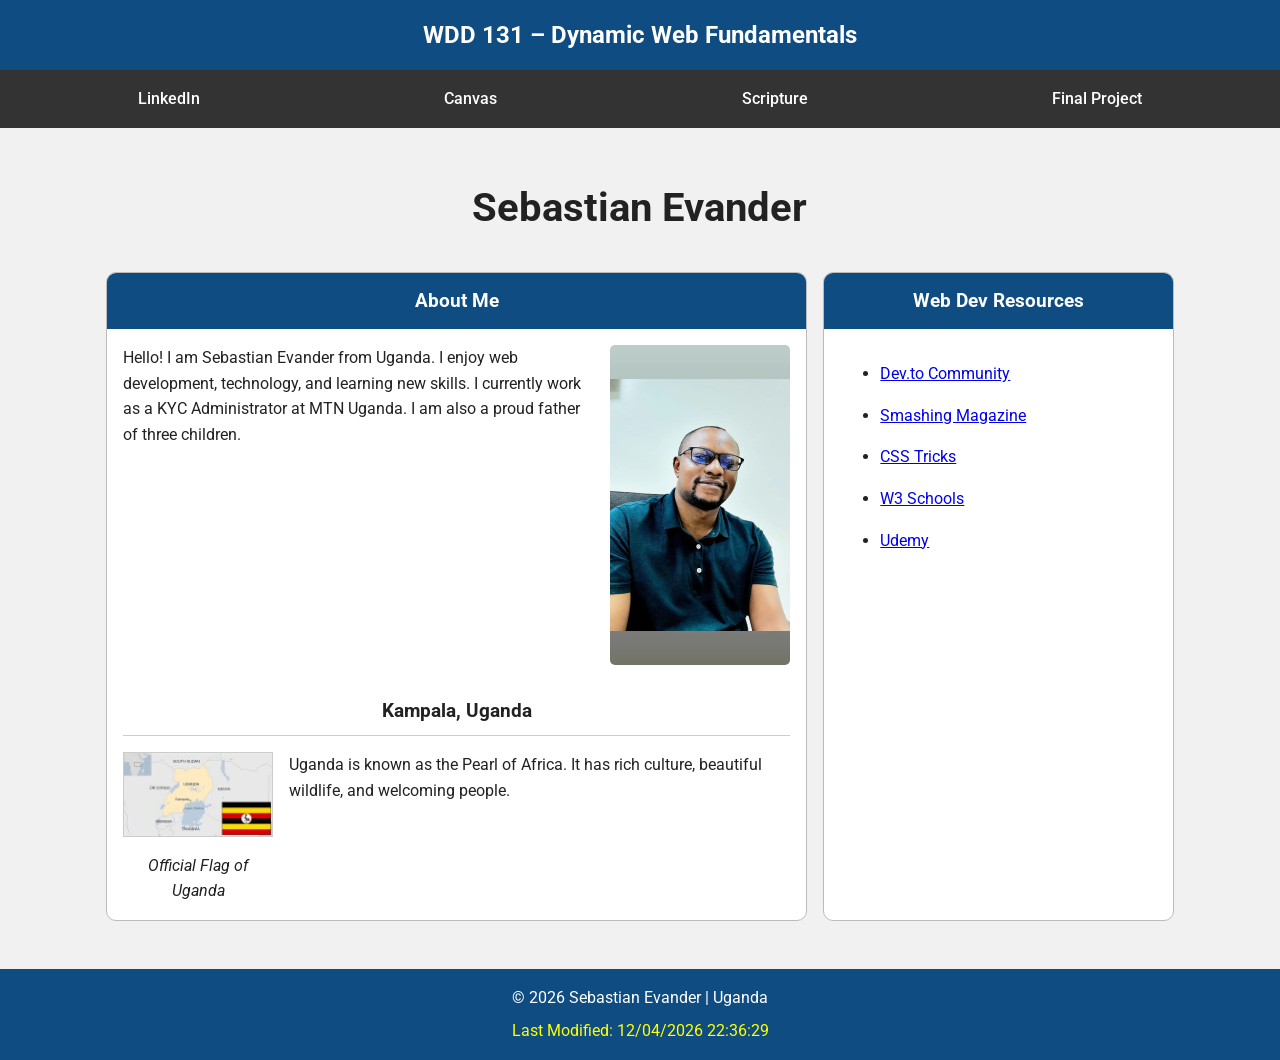
<file: index.html>
<!DOCTYPE html>
<html lang="en">
<head>
    <meta charset="UTF-8">
    <meta name="viewport" content="width=device-width, initial-scale=1.0">

    <title>WDD 131 – Dynamic Web Fundamentals – Sebastian Evander</title>

    <meta name="description"
        content="WDD 131 – Dynamic Web Fundamentals | Sebastian Evander | Web development homepage">

    <meta name="author" content="Sebastian Evander">

    <!-- Google Fonts -->
    <link rel="preconnect" href="https://fonts.googleapis.com">
    <link rel="preconnect" href="https://fonts.gstatic.com" crossorigin>

    <link href="https://fonts.googleapis.com/css2?family=Roboto:wght@300;400;700&display=swap"
        rel="stylesheet">

    <!-- CSS -->
    <link rel="stylesheet" href="styles/base.css">

    <!-- JavaScript -->
    <script src="scripts/getdates.js" defer></script>
</head>

<body>

    <header>
        <span id="course-title">WDD 131 – Dynamic Web Fundamentals</span>

        <nav>
            <a href="https://www.linkedin.com/" target="_blank">LinkedIn</a>

            <a href="https://byupw.instructure.com/" target="_blank">Canvas</a>

            <a href="https://www.churchofjesuschrist.org/study/scriptures/bofm/1-ne/3?lang=eng&id=p7#p7"
                target="_blank">
                Scripture
            </a>

            <a href="#">Final Project</a>
        </nav>
    </header>
    <main>

    <h1>Sebastian Evander</h1>

    <!-- ABOUT CARD -->
    <section class="card">

        <h2>About Me</h2>

        <div class="about-content">

            <p>
                Hello! I am Sebastian Evander from Uganda. I enjoy web development,
                technology, and learning new skills. I currently work as a KYC
                Administrator at MTN Uganda. I am also a proud father of three children.
            </p>

            <img src="images/profile.jpeg"
                alt="Profile photo of Sebastian Evander">

        </div>

        <div class="country">

            <h3>Kampala, Uganda</h3>

            <div class="country-content">

                <div>
                    <img src="images/uganda-crested-crane.jpg"
                        alt="Uganda Flag">

                    <p class="flag-text">Official Flag of Uganda</p>
                </div>

                <p>
                    Uganda is known as the Pearl of Africa. It has rich culture,
                    beautiful wildlife, and welcoming people.
                </p>

            </div>

        </div>

    </section>

    <!-- RESOURCES CARD -->

    <section class="card">

        <h2>Web Dev Resources</h2>

        <div class="resources">

            <ul>
                <li><a href="https://dev.to/" target="_blank">Dev.to Community</a></li>

                <li><a href="https://www.smashingmagazine.com/" target="_blank">
                    Smashing Magazine
                </a></li>

                <li><a href="https://css-tricks.com/" target="_blank">
                    CSS Tricks
                </a></li>

                <li><a href="https://www.w3schools.com/" target="_blank">
                    W3 Schools
                </a></li>

                <li><a href="https://www.udemy.com/" target="_blank">
                    Udemy
                </a></li>
            </ul>

        </div>

    </section>

</main>

    <footer>
        <p>
            &copy;
            <span id="currentyear"></span>
            Sebastian Evander | Uganda
        </p>

        <p id="lastModified"></p>
    </footer>

</body>
</html>
</file>
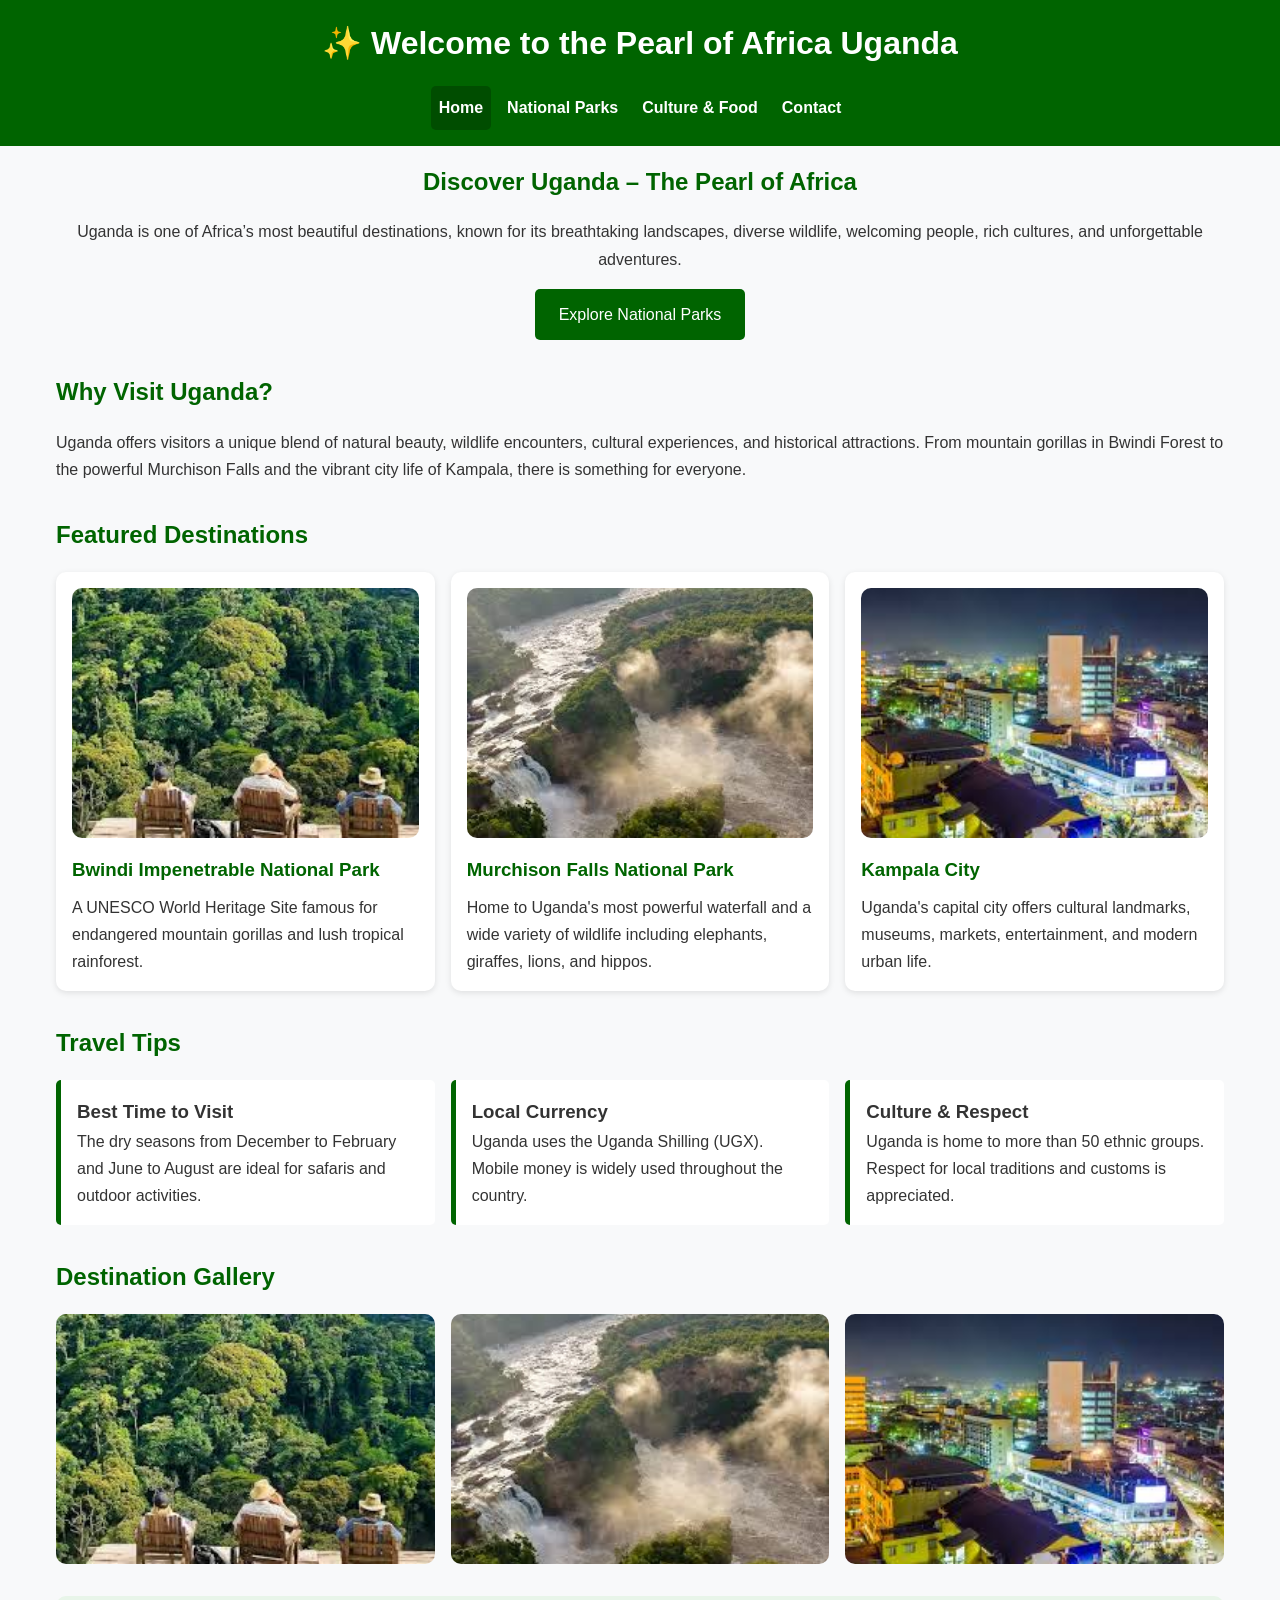
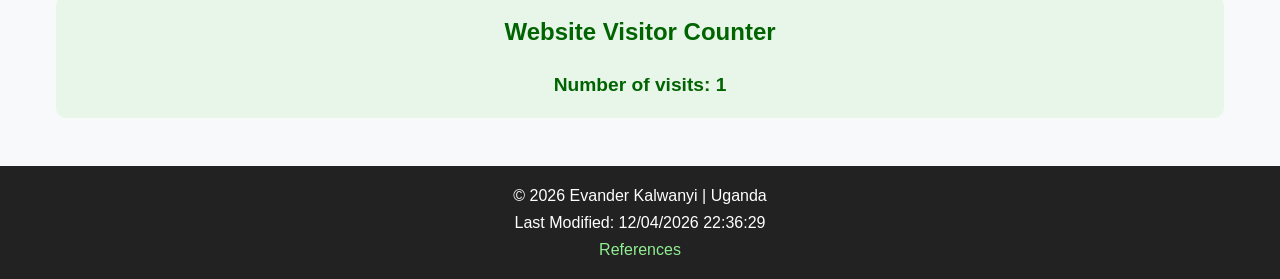
<file: project/index.html>
<!DOCTYPE html>
<html lang="en">
<head>
    <meta charset="UTF-8">
    <meta name="description" content="Discover Uganda, the Pearl of Africa. Explore national parks, wildlife, culture, traditional foods, and travel destinations.">
    <meta name="viewport" content="width=device-width, initial-scale=1.0">
    <title>Uganda Tourism & Culture | Home</title>

    <link rel="stylesheet" href="styles/project.css">
    <script src="scripts/project.js" defer></script>
</head>

<body>

<header>
    <h1 id="greeting">Welcome to Uganda</h1>

    <nav>
        <ul class="navigation">
            <li><a href="index.html" class="active">Home</a></li>
            <li><a href="parks.html">National Parks</a></li>
            <li><a href="culture.html">Culture & Food</a></li>
            <li><a href="contact.html">Contact</a></li>
        </ul>
    </nav>
</header>

<main>

    <section class="hero">
        <div class="hero-content">
            <h2>Discover Uganda – The Pearl of Africa</h2>

            <p>
                Uganda is one of Africa’s most beautiful destinations,
                known for its breathtaking landscapes, diverse wildlife,
                welcoming people, rich cultures, and unforgettable adventures.
            </p>

            <a href="parks.html" class="btn">
                Explore National Parks
            </a>
        </div>
    </section>

    <section class="welcome-section">
        <h2>Why Visit Uganda?</h2>

        <p>
            Uganda offers visitors a unique blend of natural beauty,
            wildlife encounters, cultural experiences, and historical
            attractions. From mountain gorillas in Bwindi Forest to the
            powerful Murchison Falls and the vibrant city life of Kampala,
            there is something for everyone.
        </p>
    </section>

    <section>
        <h2>Featured Destinations</h2>

        <div class="cards">

            <article class="card">
                <img
                    src="images/bwindi.jfif"
                    alt="Mountain gorillas in Bwindi Impenetrable National Park"
                    loading="lazy">

                <h3>Bwindi Impenetrable National Park</h3>

                <p>
                    A UNESCO World Heritage Site famous for endangered
                    mountain gorillas and lush tropical rainforest.
                </p>
            </article>

            <article class="card">
                <img
                    src="images/murchison.jfif"
                    alt="Murchison Falls waterfall on the Nile River"
                    loading="lazy">

                <h3>Murchison Falls National Park</h3>

                <p>
                    Home to Uganda's most powerful waterfall and a wide
                    variety of wildlife including elephants, giraffes,
                    lions, and hippos.
                </p>
            </article>

            <article class="card">
                <img
                    src="images/kampala.jfif"
                    alt="Skyline view of Kampala City"
                    loading="lazy">

                <h3>Kampala City</h3>

                <p>
                    Uganda's capital city offers cultural landmarks,
                    museums, markets, entertainment, and modern urban life.
                </p>
            </article>

        </div>
    </section>

    <section>
        <h2>Travel Tips</h2>

        <div class="tips">

            <div class="tip">
                <h3>Best Time to Visit</h3>
                <p>
                    The dry seasons from December to February and June to
                    August are ideal for safaris and outdoor activities.
                </p>
            </div>

            <div class="tip">
                <h3>Local Currency</h3>
                <p>
                    Uganda uses the Uganda Shilling (UGX). Mobile money is
                    widely used throughout the country.
                </p>
            </div>

            <div class="tip">
                <h3>Culture & Respect</h3>
                <p>
                    Uganda is home to more than 50 ethnic groups. Respect
                    for local traditions and customs is appreciated.
                </p>
            </div>

        </div>
    </section>

    <section class="gallery">
        <h2>Destination Gallery</h2>

        <div class="gallery-grid">

            <img
                src="images/bwindi.jfif"
                alt="Forest landscape in Bwindi"
                loading="lazy">

            <img
                src="images/murchison.jfif"
                alt="Murchison Falls scenery"
                loading="lazy">

            <img
                src="images/kampala.jfif"
                alt="Kampala city landscape"
                loading="lazy">

        </div>
    </section>

    <section class="visitor-section">
        <h2>Website Visitor Counter</h2>
        <p id="visits"></p>
    </section>

</main>

<footer>
    <p>&copy; 2026 Evander Kalwanyi | Uganda</p>

    <p id="lastModified"></p>

    <p>
        <a href="references.html">References</a>
    </p>
</footer>

</body>
</html>
</file>
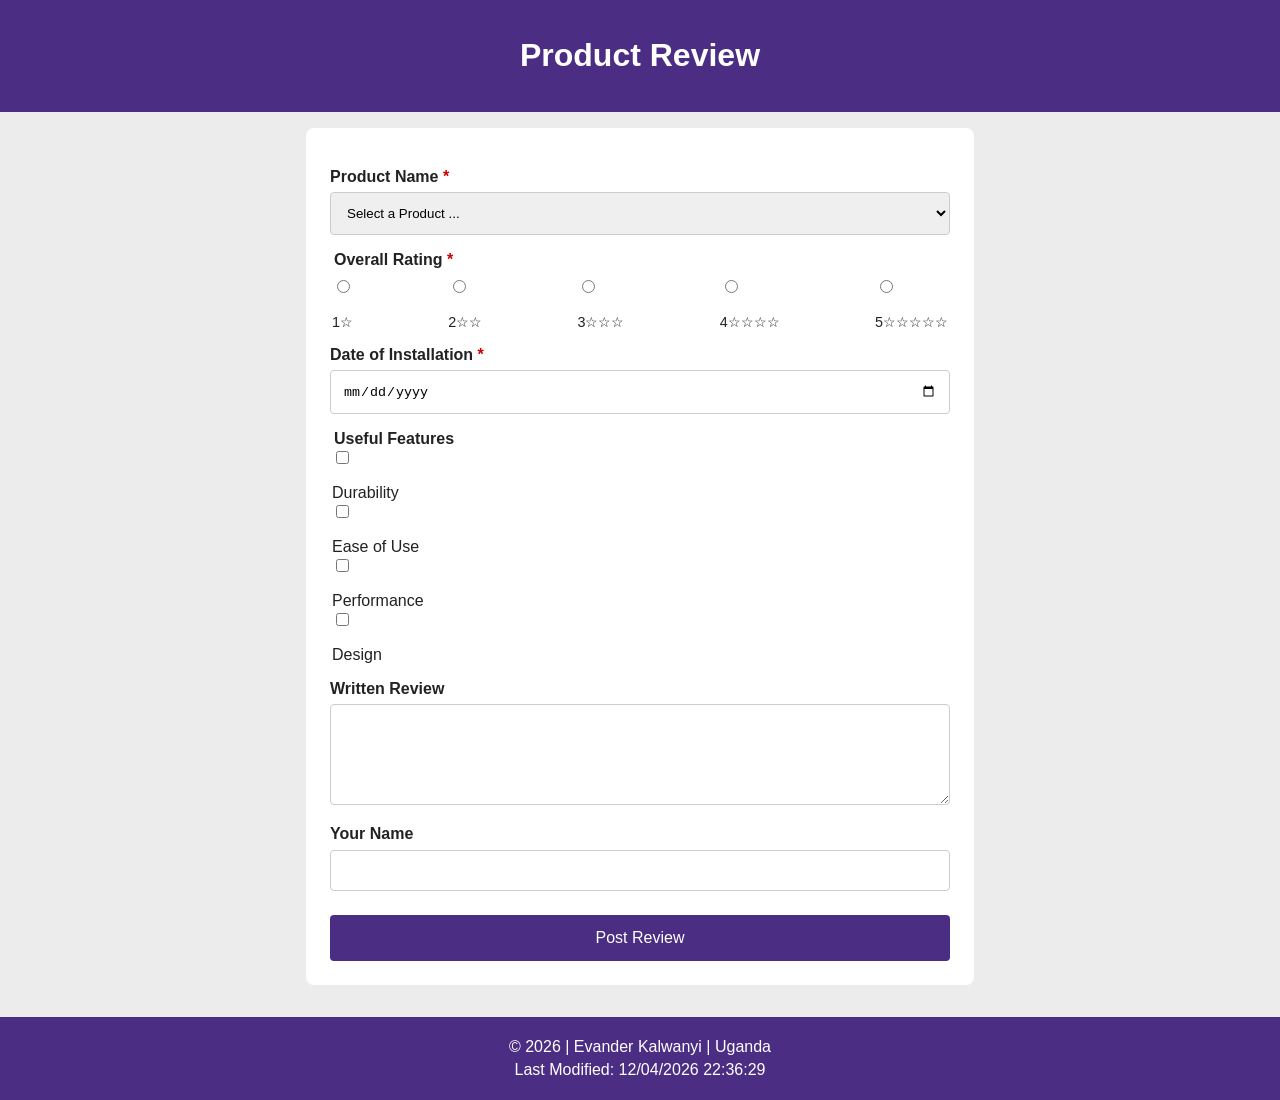
<file: form.html>
<!DOCTYPE html>
<html lang="en">
<head>
    <meta charset="UTF-8">
    <meta name="viewport" content="width=device-width, initial-scale=1.0">

    <title>Product Review Form</title>

    <!-- FIXED: required meta tags -->
    <meta name="description" content="Product Review Form for WDD 131 Dynamic Web Fundamentals. Submit product ratings, features, and reviews.">
    <meta name="author" content="Evander Kalwanyi">

    <link rel="stylesheet" href="styles/form.css">
    <script src="scripts/form.js" defer></script>
</head>

<body>

<header>
    <h1>Product Review</h1>
</header>

<main>
    <form action="review.html" method="get">

        <!-- PRODUCT NAME -->
        <label for="productName">Product Name <span class="required">*</span></label>
        <select id="productName" name="productName" required>
            <option value="" disabled selected>Select a Product ...</option>
        </select>

        <!-- OVERALL RATING (FIXED) -->
        <fieldset>
            <legend>Overall Rating <span class="required">*</span></legend>

            <div class="rating-row">

                <div>
                    <input type="radio" id="star1" name="rating" value="1" required>
                    <label for="star1">1☆</label>
                </div>

                <div>
                    <input type="radio" id="star2" name="rating" value="2" required>
                    <label for="star2">2☆☆</label>
                </div>

                <div>
                    <input type="radio" id="star3" name="rating" value="3" required>
                    <label for="star3">3☆☆☆</label>
                </div>

                <div>
                    <input type="radio" id="star4" name="rating" value="4" required>
                    <label for="star4">4☆☆☆☆</label>
                </div>

                <div>
                    <input type="radio" id="star5" name="rating" value="5" required>
                    <label for="star5">5☆☆☆☆☆</label>
                </div>

            </div>
        </fieldset>

        <!-- DATE -->
        <label for="installDate">Date of Installation <span class="required">*</span></label>
        <input type="date" id="installDate" name="installDate" required>

        <!-- FEATURES -->
        <fieldset>
            <legend>Useful Features</legend>

            <div>
                <input type="checkbox" id="durability" name="features" value="Durability">
                <label for="durability">Durability</label>
            </div>

            <div>
                <input type="checkbox" id="ease" name="features" value="Ease of Use">
                <label for="ease">Ease of Use</label>
            </div>

            <div>
                <input type="checkbox" id="performance" name="features" value="Performance">
                <label for="performance">Performance</label>
            </div>

            <div>
                <input type="checkbox" id="design" name="features" value="Design">
                <label for="design">Design</label>
            </div>
        </fieldset>

        <!-- REVIEW -->
        <label for="review">Written Review</label>
        <textarea id="review" name="review" rows="5"></textarea>

        <!-- USER NAME -->
        <label for="userName">Your Name</label>
        <input type="text" id="userName" name="userName">

        <!-- SUBMIT -->
        <input type="submit" value="Post Review">

    </form>
</main>

<footer>
    <p>&copy; 2026 | Evander Kalwanyi | Uganda</p>
    <p id="lastModified"></p>
</footer>

</body>
</html>
</file>
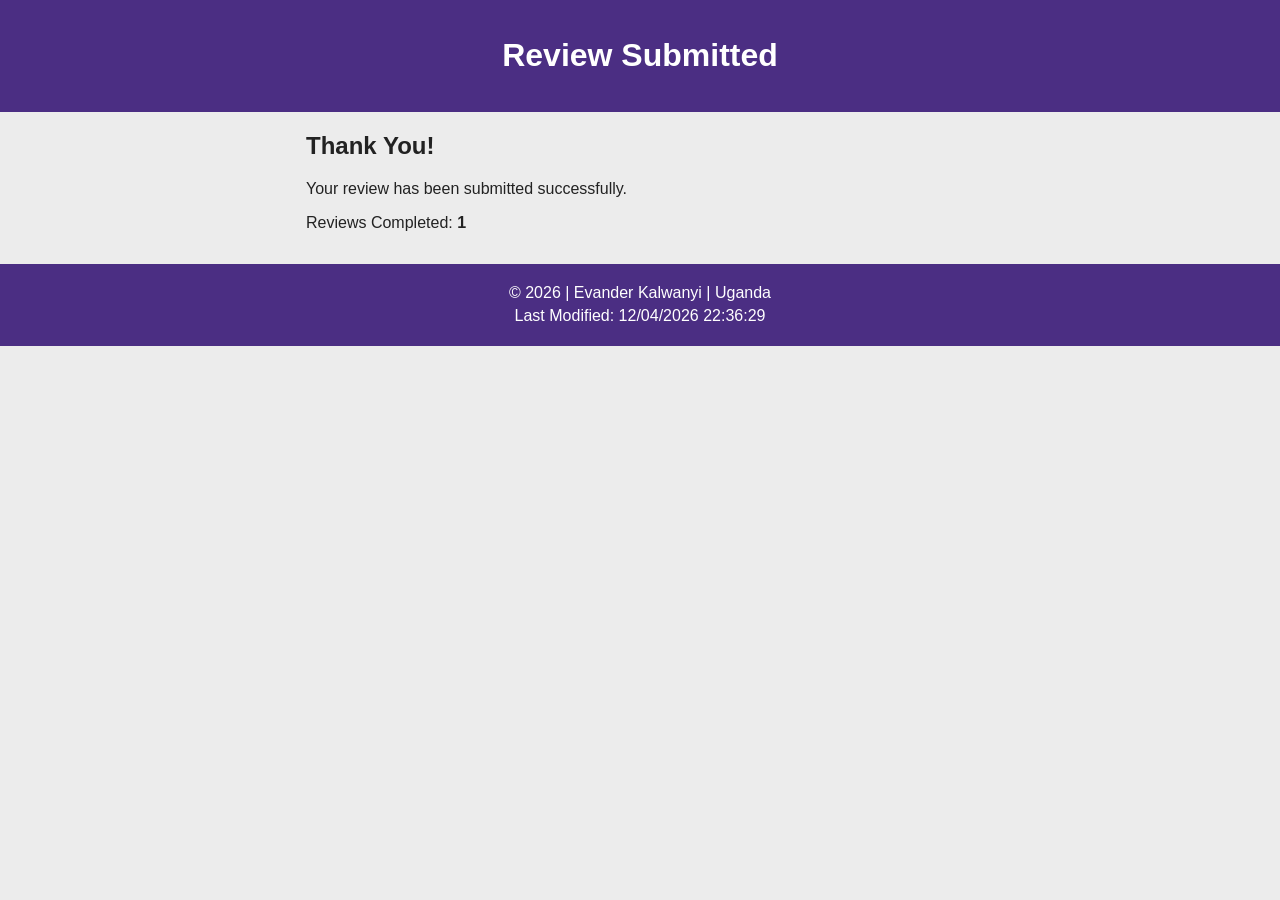
<file: review.html>
<!DOCTYPE html>
<html lang="en">
<head>
    <meta charset="UTF-8">
    <meta name="viewport" content="width=device-width, initial-scale=1.0">
    <title>Review Submitted</title>
    <link rel="stylesheet" href="styles/form.css">
    <script src="scripts/review.js" defer></script>
</head>
<body>

<header>
    <h1>Review Submitted</h1>
</header>

<main class="confirmation">

    <h2>Thank You!</h2>

    <p>Your review has been submitted successfully.</p>

    <p>
        Reviews Completed:
        <strong id="review-count">0</strong>
    </p>

</main>

<footer>
    <p>&copy; 2026 | Evander Kalwanyi | Uganda</p>
    <p id="lastModified"></p>
</footer>

</body>
</html>
</file>
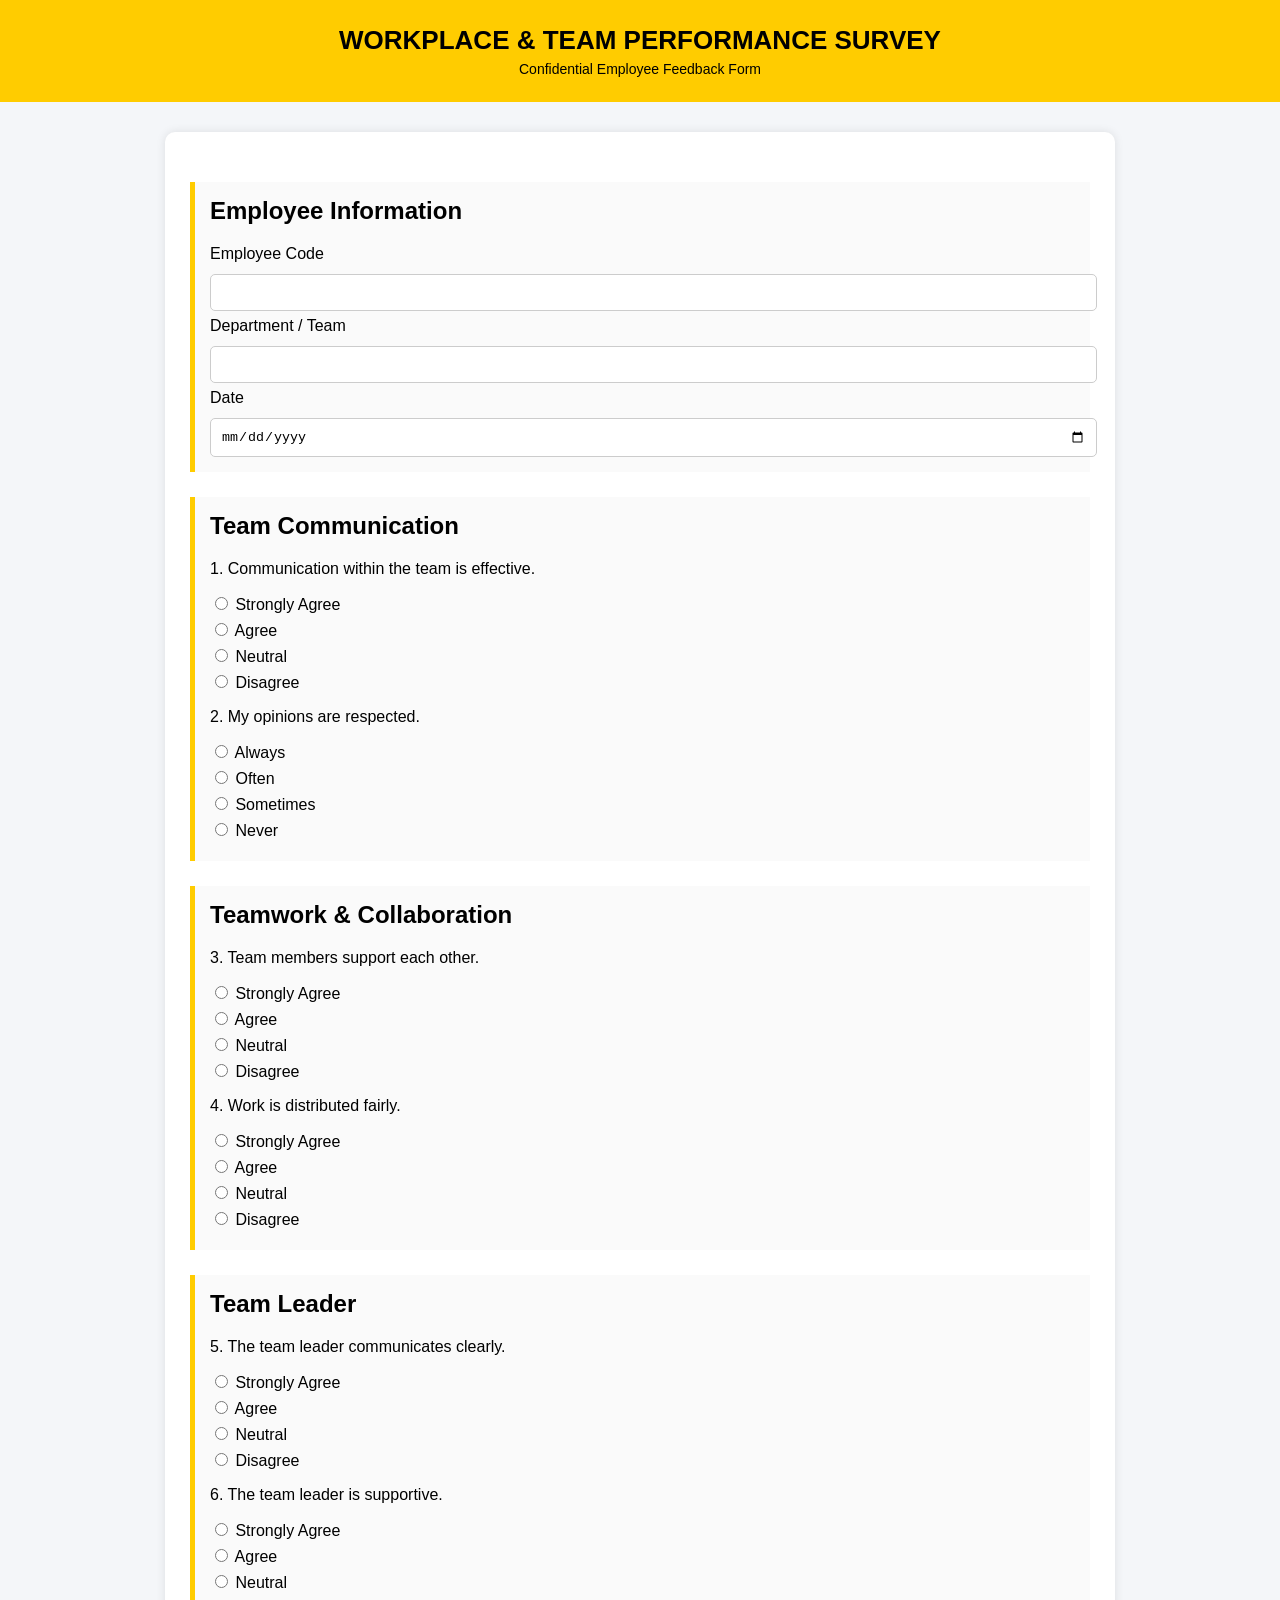
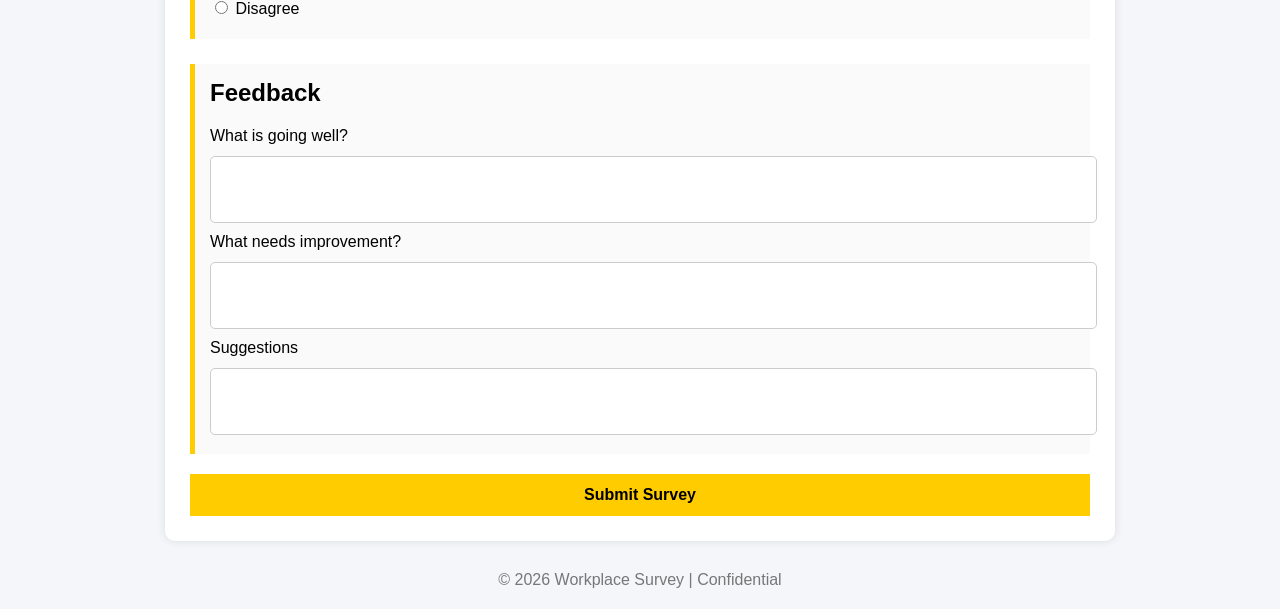
<file: survey.html>
<!DOCTYPE html>
<html lang="en">

<head>
    <meta charset="UTF-8">
    <meta name="viewport" content="width=device-width, initial-scale=1.0">
    <title>Workplace & Team Survey</title>

    <style>
        body {
            font-family: Arial, sans-serif;
            background: #f4f6f9;
            margin: 0;
            padding: 0;
        }

        /* YELLOW HEADER */
        header {
            background: #ffcc00;
            padding: 25px;
            text-align: center;
            color: #000;
        }

        header h1 {
            margin: 0;
            font-size: 26px;
            font-weight: bold;
        }

        header p {
            margin: 5px 0 0;
            font-size: 14px;
        }

        /* CONTAINER */
        .container {
            max-width: 900px;
            margin: 30px auto;
            background: #fff;
            padding: 25px;
            border-radius: 10px;
            box-shadow: 0 0 10px rgba(0, 0, 0, 0.1);
        }

        .section {
            margin-top: 25px;
            padding: 15px;
            border-left: 5px solid #ffcc00;
            background: #fafafa;
        }

        .section h2 {
            margin-top: 0;
        }

        label {
            display: block;
            margin: 6px 0;
        }

        input[type="text"],
        input[type="date"],
        textarea {
            width: 100%;
            padding: 10px;
            margin-top: 5px;
            border: 1px solid #ccc;
            border-radius: 5px;
        }

        textarea {
            resize: none;
        }

        button {
            background: #ffcc00;
            border: none;
            padding: 12px;
            width: 100%;
            font-size: 16px;
            font-weight: bold;
            cursor: pointer;
            margin-top: 20px;
        }

        button:hover {
            background: #e6b800;
        }

        footer {
            text-align: center;
            margin: 20px;
            color: #777;
        }
    </style>
</head>

<body>

    <header>
        <h1>WORKPLACE & TEAM PERFORMANCE SURVEY</h1>
        <p>Confidential Employee Feedback Form</p>
    </header>

    <div class="container">

        <form>

            <!-- Employee Info -->
            <div class="section">
                <h2>Employee Information</h2>

                <label>Employee Code</label>
                <input type="text" required>

                <label>Department / Team</label>
                <input type="text">

                <label>Date</label>
                <input type="date">
            </div>

            <!-- Communication -->
            <div class="section">
                <h2>Team Communication</h2>

                <p>1. Communication within the team is effective.</p>
                <label><input type="radio" name="q1"> Strongly Agree</label>
                <label><input type="radio" name="q1"> Agree</label>
                <label><input type="radio" name="q1"> Neutral</label>
                <label><input type="radio" name="q1"> Disagree</label>

                <p>2. My opinions are respected.</p>
                <label><input type="radio" name="q2"> Always</label>
                <label><input type="radio" name="q2"> Often</label>
                <label><input type="radio" name="q2"> Sometimes</label>
                <label><input type="radio" name="q2"> Never</label>

            </div>

            <!-- Teamwork -->
            <div class="section">
                <h2>Teamwork & Collaboration</h2>

                <p>3. Team members support each other.</p>
                <label><input type="radio" name="q3"> Strongly Agree</label>
                <label><input type="radio" name="q3"> Agree</label>
                <label><input type="radio" name="q3"> Neutral</label>
                <label><input type="radio" name="q3"> Disagree</label>

                <p>4. Work is distributed fairly.</p>
                <label><input type="radio" name="q4"> Strongly Agree</label>
                <label><input type="radio" name="q4"> Agree</label>
                <label><input type="radio" name="q4"> Neutral</label>
                <label><input type="radio" name="q4"> Disagree</label>

            </div>

            <!-- Leadership -->
            <div class="section">
                <h2>Team Leader</h2>

                <p>5. The team leader communicates clearly.</p>
                <label><input type="radio" name="q5"> Strongly Agree</label>
                <label><input type="radio" name="q5"> Agree</label>
                <label><input type="radio" name="q5"> Neutral</label>
                <label><input type="radio" name="q5"> Disagree</label>

                <p>6. The team leader is supportive.</p>
                <label><input type="radio" name="q6"> Strongly Agree</label>
                <label><input type="radio" name="q6"> Agree</label>
                <label><input type="radio" name="q6"> Neutral</label>
                <label><input type="radio" name="q6"> Disagree</label>

            </div>

            <!-- Feedback -->
            <div class="section">
                <h2>Feedback</h2>

                <label>What is going well?</label>
                <textarea rows="3"></textarea>

                <label>What needs improvement?</label>
                <textarea rows="3"></textarea>

                <label>Suggestions</label>
                <textarea rows="3"></textarea>

            </div>

            <button type="submit">Submit Survey</button>

        </form>

    </div>

    <footer>
        © 2026 Workplace Survey | Confidential
    </footer>

</body>

</html>
</file>
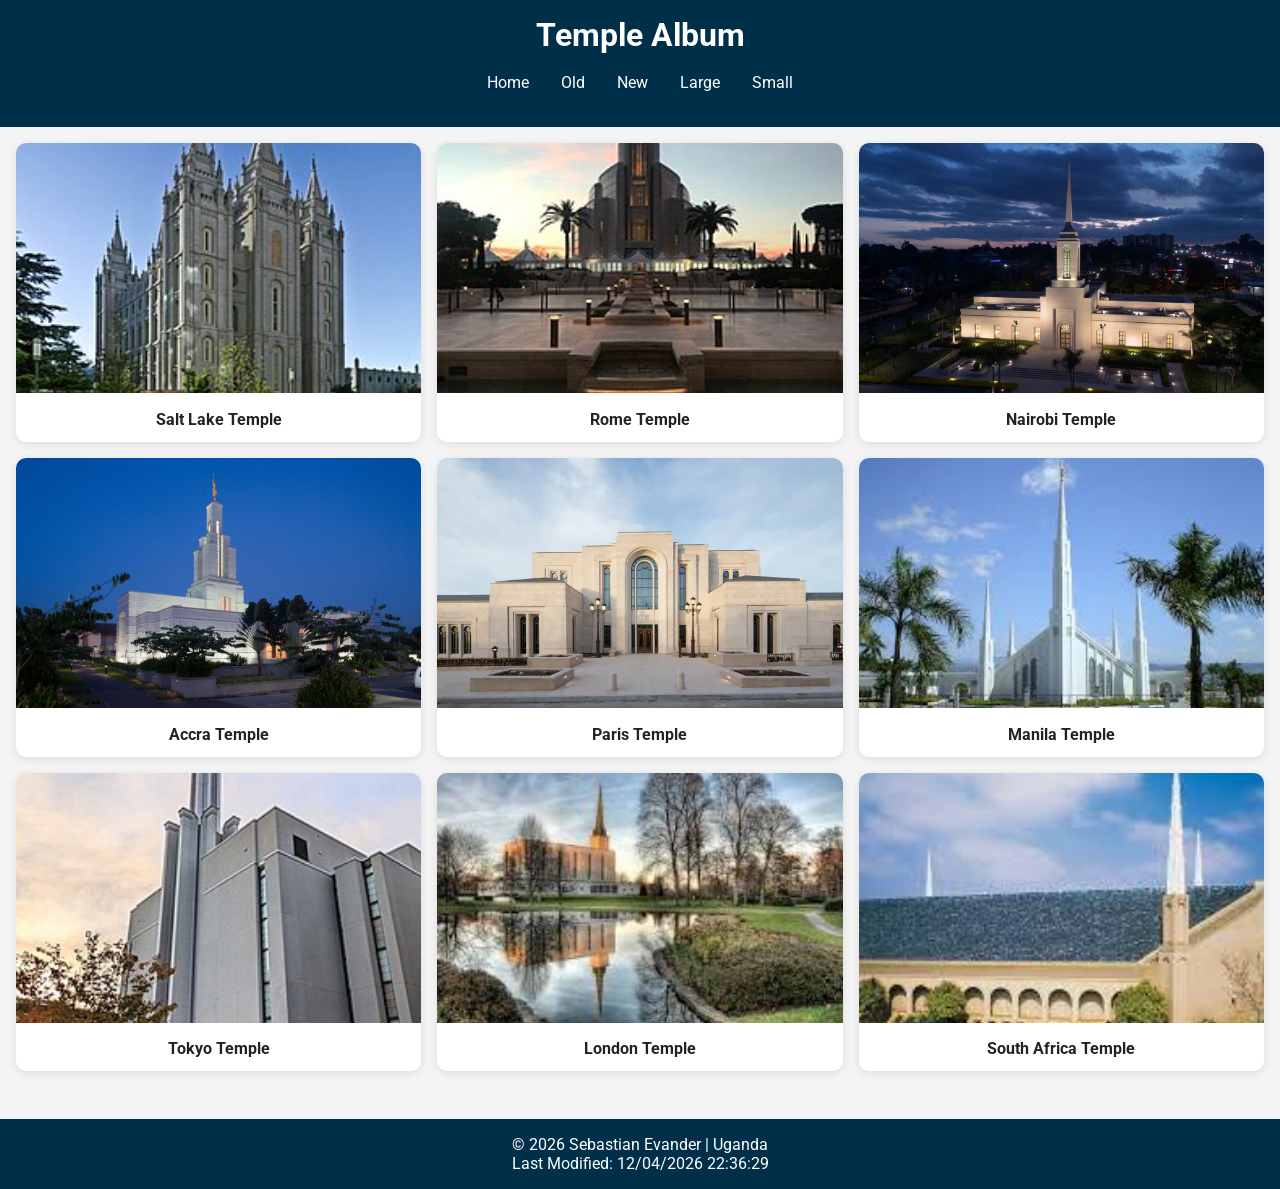
<file: temples.html>
<!DOCTYPE html>
<html lang="en-US">
<head>
    <meta charset="UTF-8">
    <meta name="viewport" content="width=device-width, initial-scale=1.0">
    <meta name="description" content="A responsive temple album page showcasing temples from around the world.">
    <meta name="author" content="Sebastian Evander">

    <title>Temple Album</title>

    <link rel="preconnect" href="https://fonts.googleapis.com">
    <link rel="preconnect" href="https://fonts.gstatic.com" crossorigin>
    <link href="https://fonts.googleapis.com/css2?family=Roboto:wght@400;700&display=swap" rel="stylesheet">

    <link rel="stylesheet" href="styles/temples.css">
    <link rel="stylesheet" href="styles/temples-large.css">

    <script src="scripts/temples.js" defer></script>
</head>

<body>

<header>
    <h1>Temple Album</h1>

    <button id="menu" aria-label="Menu"></button>

    <nav class="navigation">
        <a href="#">Home</a>
        <a href="#">Old</a>
        <a href="#">New</a>
        <a href="#">Large</a>
        <a href="#">Small</a>
    </nav>
</header>

<main>
    <section class="gallery">

        <figure>
            <img src="images/salt.jpg" alt="Salt Lake Temple">
            <figcaption>Salt Lake Temple</figcaption>
        </figure>

        <figure>
            <img src="images/rome.jpg" alt="Rome Temple">
            <figcaption>Rome Temple</figcaption>
        </figure>

        <figure>
            <img src="images/nairobi.jpg" alt="Nairobi Temple">
            <figcaption>Nairobi Temple</figcaption>
        </figure>

        <figure>
            <img src="images/accra.jpg" alt="Accra Temple">
            <figcaption>Accra Temple</figcaption>
        </figure>

        <figure>
            <img src="images/paris.webp" alt="Paris Temple">
            <figcaption>Paris Temple</figcaption>
        </figure>

        <figure>
            <img src="images/manila.jfif" alt="Manila Temple">
            <figcaption>Manila Temple</figcaption>
        </figure>

        <figure>
            <img src="images/tokyo.jpg" alt="Tokyo Temple">
            <figcaption>Tokyo Temple</figcaption>
        </figure>

        <figure>
            <img src="images/london.jfif" alt="London Temple">
            <figcaption>London Temple</figcaption>
        </figure>

        <figure>
            <img src="images/south.jfif" alt="South Africa Temple">
            <figcaption>South Africa Temple</figcaption>
        </figure>

    </section>
</main>

<footer>
    <p>© <span id="currentyear"></span> Sebastian Evander | Uganda</p>
    <p id="lastModified"></p>
</footer>

</body>
</html>
</file>
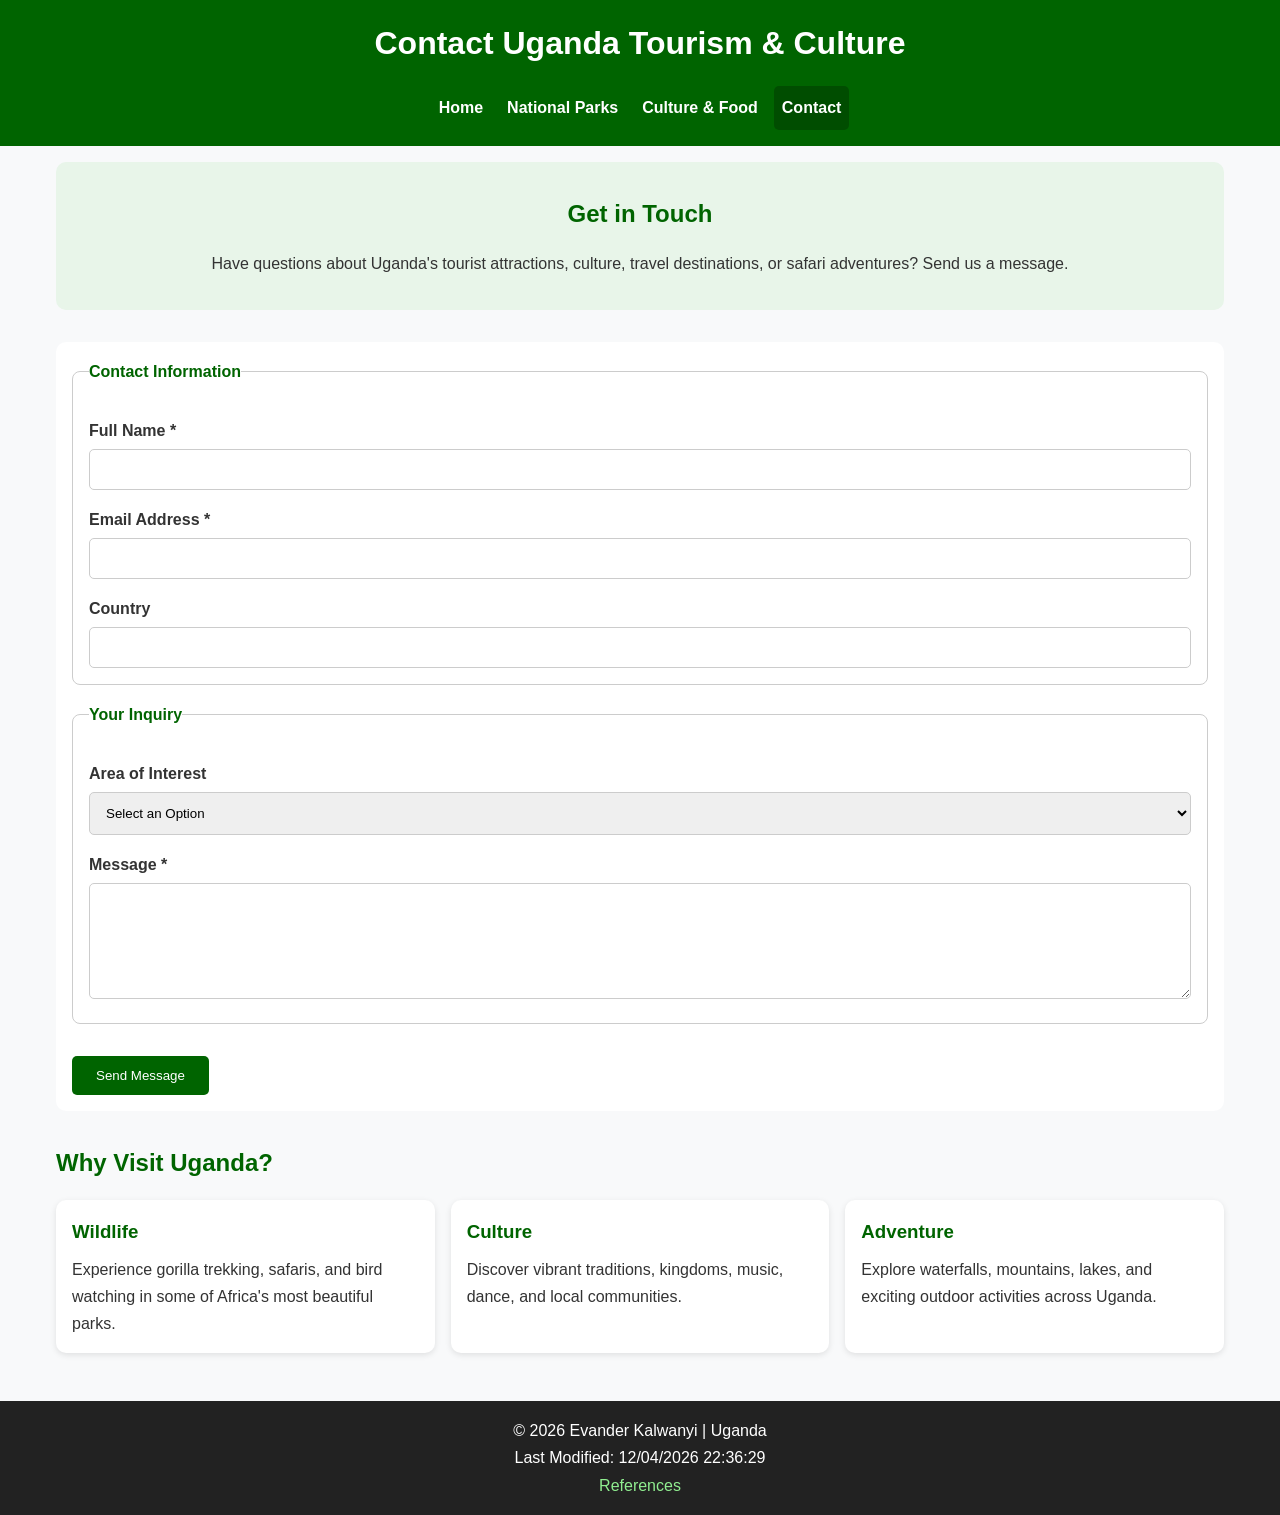
<file: project/contact.html>
<!DOCTYPE html>
<html lang="en">
<head>
    <meta charset="UTF-8">
    <meta name="description" content="Contact Uganda Tourism & Culture for travel information, cultural experiences, and destination inquiries.">
    <meta name="viewport" content="width=device-width, initial-scale=1.0">
    <title>Uganda Tourism | Contact</title>

    <link rel="stylesheet" href="styles/project.css">
    <script defer src="scripts/project.js"></script>
</head>

<body>

<header>
    <h1>Contact Uganda Tourism & Culture</h1>

    <nav>
        <ul class="navigation">
            <li><a href="index.html">Home</a></li>
            <li><a href="parks.html">National Parks</a></li>
            <li><a href="culture.html">Culture & Food</a></li>
            <li><a href="contact.html" class="active">Contact</a></li>
        </ul>
    </nav>
</header>

<main>

    <section class="hero-small">
        <h2>Get in Touch</h2>

        <p>
            Have questions about Uganda's tourist attractions, culture,
            travel destinations, or safari adventures? Send us a message.
        </p>
    </section>

    <section class="form-section">

        <form id="contactForm">

            <fieldset>
                <legend>Contact Information</legend>

                <label for="fullname">
                    Full Name *
                </label>
                <input
                    type="text"
                    id="fullname"
                    name="fullname"
                    required>

                <label for="email">
                    Email Address *
                </label>
                <input
                    type="email"
                    id="email"
                    name="email"
                    required>

                <label for="country">
                    Country
                </label>
                <input
                    type="text"
                    id="country"
                    name="country">

            </fieldset>

            <fieldset>
                <legend>Your Inquiry</legend>

                <label for="interest">
                    Area of Interest
                </label>

                <select id="interest" name="interest">
                    <option value="">Select an Option</option>
                    <option value="parks">National Parks</option>
                    <option value="culture">Culture & Heritage</option>
                    <option value="food">Traditional Foods</option>
                    <option value="travel">Travel Tips</option>
                </select>

                <label for="message">
                    Message *
                </label>

                <textarea
                    id="message"
                    name="message"
                    rows="6"
                    required></textarea>

            </fieldset>

            <button type="submit" class="btn">
                Send Message
            </button>

        </form>

        <div id="formMessage"></div>

    </section>

    <section>
        <h2>Why Visit Uganda?</h2>

        <div class="cards">

            <article class="card">
                <h3>Wildlife</h3>
                <p>
                    Experience gorilla trekking, safaris, and bird watching
                    in some of Africa's most beautiful parks.
                </p>
            </article>

            <article class="card">
                <h3>Culture</h3>
                <p>
                    Discover vibrant traditions, kingdoms, music, dance,
                    and local communities.
                </p>
            </article>

            <article class="card">
                <h3>Adventure</h3>
                <p>
                    Explore waterfalls, mountains, lakes, and exciting
                    outdoor activities across Uganda.
                </p>
            </article>

        </div>
    </section>

</main>

<footer>
    <p>&copy; 2026 Evander Kalwanyi | Uganda</p>

    <p id="lastModified"></p>

    <p>
        <a href="references.html">References</a>
    </p>
</footer>

</body>
</html>
</file>
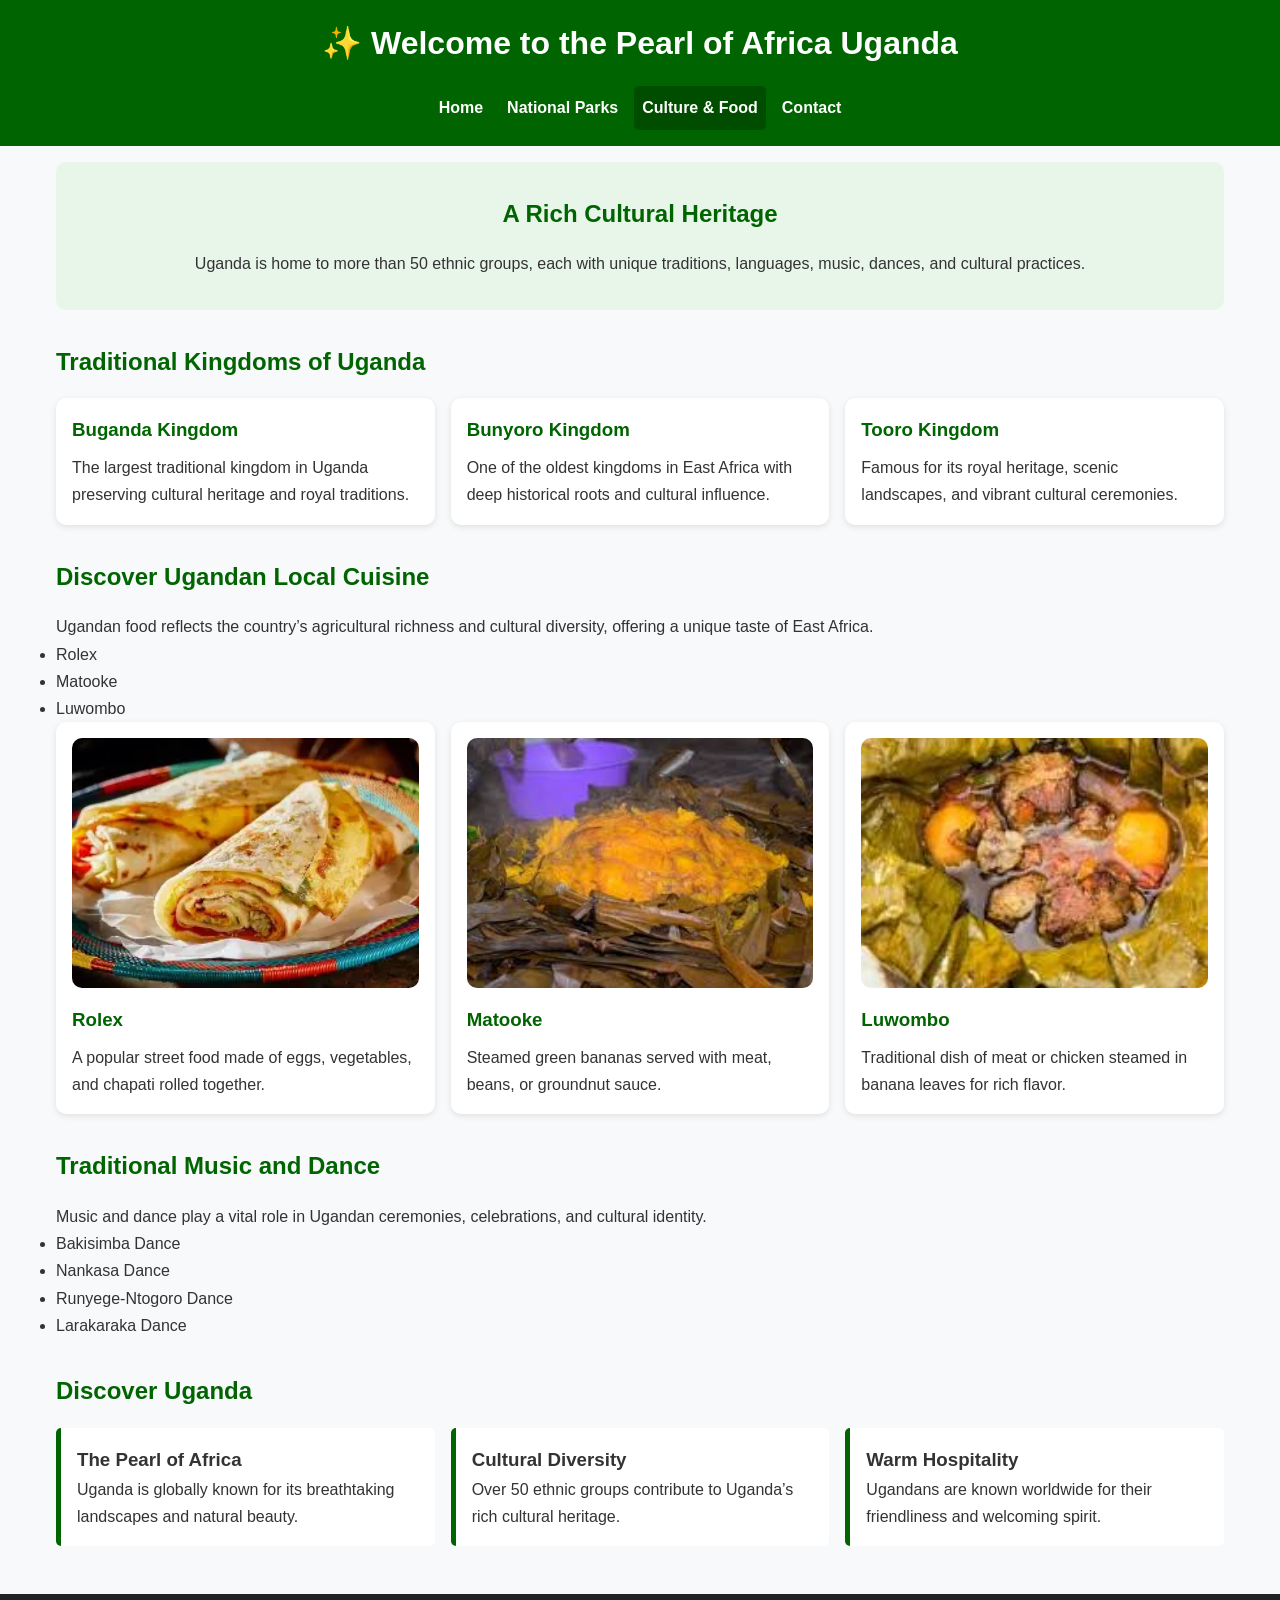
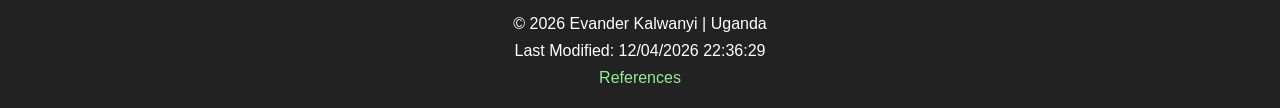
<file: project/culture.html>
<!DOCTYPE html>
<html lang="en">
<head>
    <meta charset="UTF-8">
    <meta name="description" content="Learn about Uganda's rich culture, traditions, tribes, kingdoms, and local cuisine.">
    <meta name="viewport" content="width=device-width, initial-scale=1.0">
    <title>Uganda Tourism | Culture & Food</title>

    <link rel="stylesheet" href="styles/project.css">
    <script defer src="scripts/project.js"></script>
</head>

<body>

<header>
    <h1 id="greeting">Ugandan Culture & Heritage</h1>

    <nav aria-label="Main Navigation">
        <ul class="navigation">
            <li><a href="index.html">Home</a></li>
            <li><a href="parks.html">National Parks</a></li>
            <li><a href="culture.html" class="active">Culture & Food</a></li>
            <li><a href="contact.html">Contact</a></li>
        </ul>
    </nav>
</header>

<main>

    <section class="hero-small">
        <h2>A Rich Cultural Heritage</h2>
        <p>
            Uganda is home to more than 50 ethnic groups, each with unique traditions,
            languages, music, dances, and cultural practices.
        </p>
    </section>

    <!-- KINGDOMS -->
    <section>
        <h2>Traditional Kingdoms of Uganda</h2>

        <div class="cards">

            <article class="card">
                <h3>Buganda Kingdom</h3>
                <p>The largest traditional kingdom in Uganda preserving cultural heritage and royal traditions.</p>
            </article>

            <article class="card">
                <h3>Bunyoro Kingdom</h3>
                <p>One of the oldest kingdoms in East Africa with deep historical roots and cultural influence.</p>
            </article>

            <article class="card">
                <h3>Tooro Kingdom</h3>
                <p>Famous for its royal heritage, scenic landscapes, and vibrant cultural ceremonies.</p>
            </article>

        </div>
    </section>

    <!-- CUISINE -->
    <section>
        <h2>Discover Ugandan Local Cuisine</h2>

        <p>
            Ugandan food reflects the country’s agricultural richness and cultural diversity,
            offering a unique taste of East Africa.
        </p>

        <!-- JavaScript will load food items here -->
        <ul id="foodList"></ul>

        <div class="cards">

            <article class="card">
                <img src="images/rolex.webp" alt="Ugandan Rolex street food" loading="lazy">
                <h3>Rolex</h3>
                <p>A popular street food made of eggs, vegetables, and chapati rolled together.</p>
            </article>

            <article class="card">
                <img src="images/matooke.jfif" alt="Matooke dish from Uganda" loading="lazy">
                <h3>Matooke</h3>
                <p>Steamed green bananas served with meat, beans, or groundnut sauce.</p>
            </article>

            <article class="card">
                <img src="images/luwombo.jfif" alt="Traditional Ugandan Luwombo dish" loading="lazy">
                <h3>Luwombo</h3>
                <p>Traditional dish of meat or chicken steamed in banana leaves for rich flavor.</p>
            </article>

        </div>
    </section>

    <!-- MUSIC -->
    <section>
        <h2>Traditional Music and Dance</h2>

        <p>
            Music and dance play a vital role in Ugandan ceremonies, celebrations, and cultural identity.
        </p>

        <ul>
            <li>Bakisimba Dance</li>
            <li>Nankasa Dance</li>
            <li>Runyege-Ntogoro Dance</li>
            <li>Larakaraka Dance</li>
        </ul>
    </section>

    <!-- FACTS -->
    <section>
        <h2>Discover Uganda</h2>

        <div class="tips">

            <div class="tip">
                <h3>The Pearl of Africa</h3>
                <p>Uganda is globally known for its breathtaking landscapes and natural beauty.</p>
            </div>

            <div class="tip">
                <h3>Cultural Diversity</h3>
                <p>Over 50 ethnic groups contribute to Uganda’s rich cultural heritage.</p>
            </div>

            <div class="tip">
                <h3>Warm Hospitality</h3>
                <p>Ugandans are known worldwide for their friendliness and welcoming spirit.</p>
            </div>

        </div>
    </section>

</main>

<footer>
    <p>&copy; 2026 Evander Kalwanyi | Uganda</p>
    <p id="lastModified"></p>

    <p>
        <a href="references.html">References</a>
    </p>
</footer>

</body>
</html>
</file>
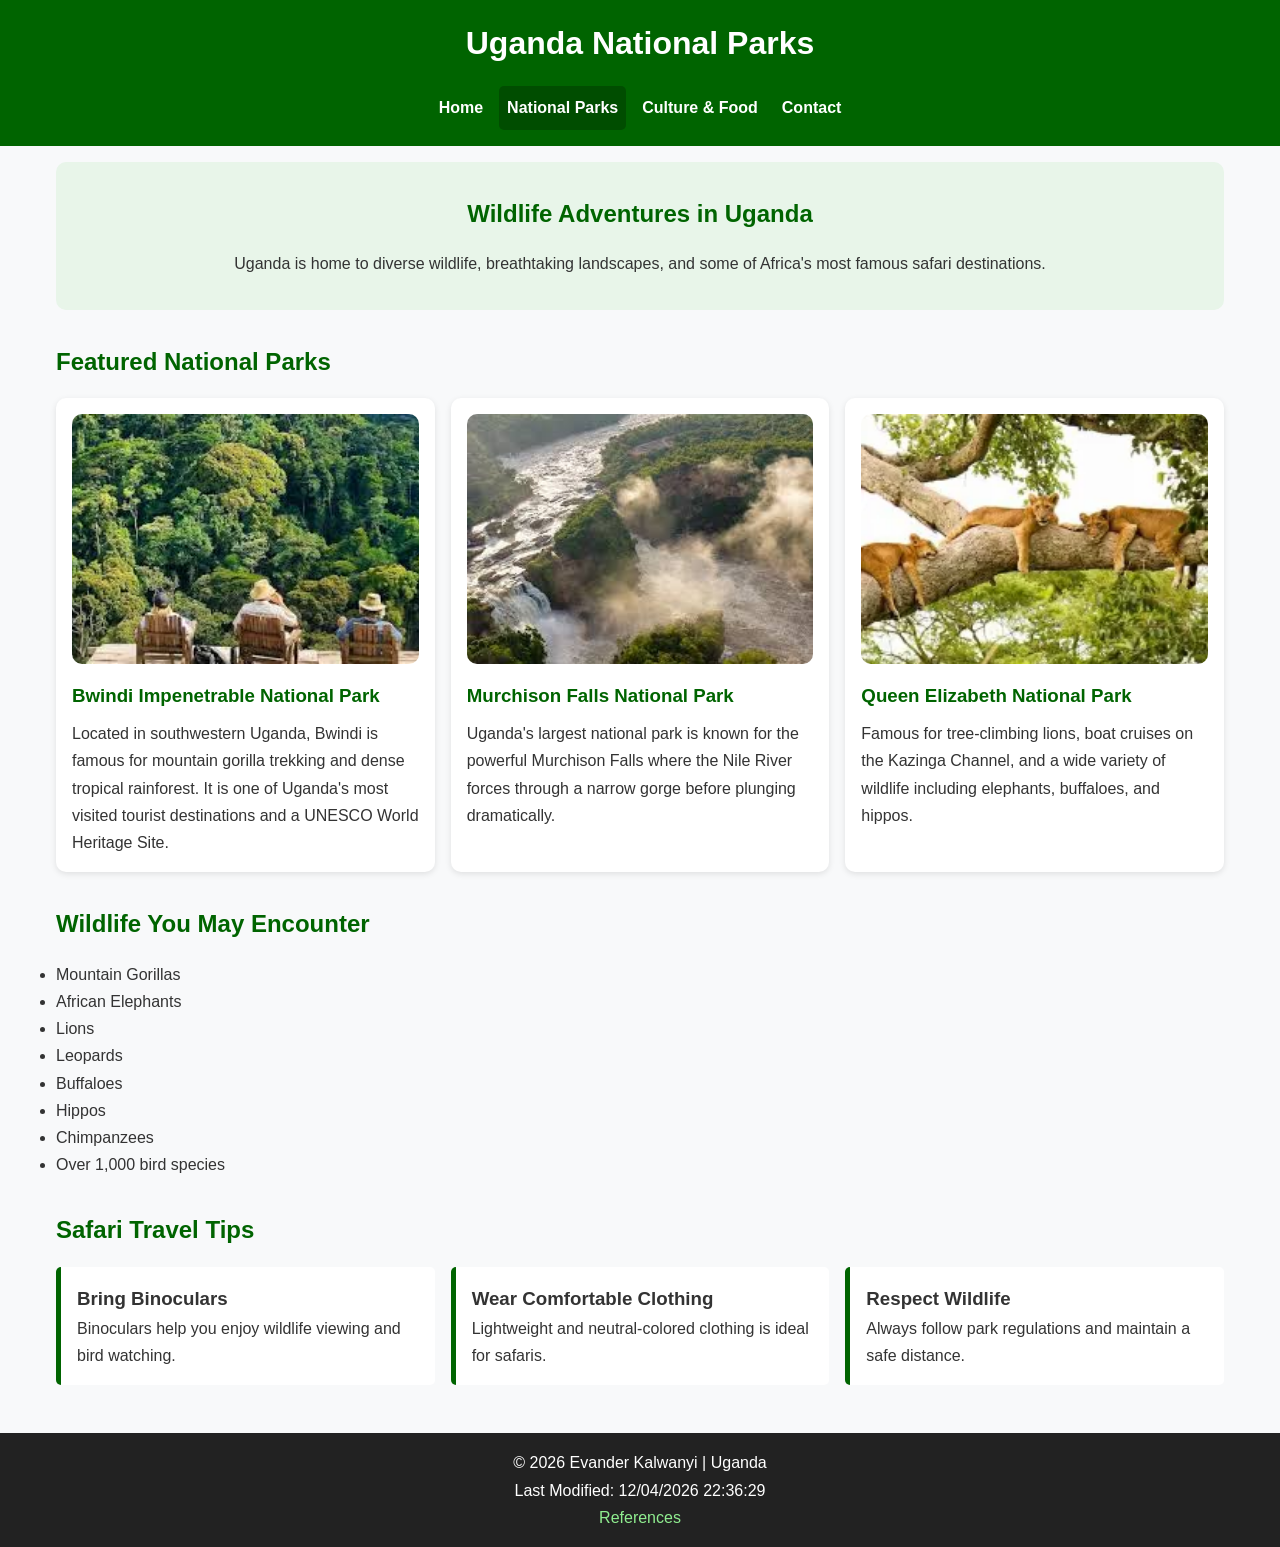
<file: project/parks.html>
<!DOCTYPE html>
<html lang="en">
<head>
    <meta charset="UTF-8">
    <meta name="description" content="Explore Uganda's national parks, wildlife, waterfalls, and safari destinations.">
    <meta name="viewport" content="width=device-width, initial-scale=1.0">
    <title>Uganda Tourism | National Parks</title>

    <link rel="stylesheet" href="styles/project.css">
    <script defer src="scripts/project.js"></script>
</head>

<body>

<header>
    <h1>Uganda National Parks</h1>

    <nav>
        <ul class="navigation">
            <li><a href="index.html">Home</a></li>
            <li><a href="parks.html" class="active">National Parks</a></li>
            <li><a href="culture.html">Culture & Food</a></li>
            <li><a href="contact.html">Contact</a></li>
        </ul>
    </nav>
</header>

<main>

    <section class="hero-small">
        <h2>Wildlife Adventures in Uganda</h2>
        <p>
            Uganda is home to diverse wildlife, breathtaking landscapes,
            and some of Africa's most famous safari destinations.
        </p>
    </section>

    <section>
        <h2>Featured National Parks</h2>

        <div class="cards">

            <article class="card">
                <img
                    src="images/bwindi.jfif"
                    alt="Mountain gorillas in Bwindi Impenetrable National Park"
                    loading="lazy">

                <h3>Bwindi Impenetrable National Park</h3>

                <p>
                    Located in southwestern Uganda, Bwindi is famous for
                    mountain gorilla trekking and dense tropical rainforest.
                    It is one of Uganda's most visited tourist destinations
                    and a UNESCO World Heritage Site.
                </p>
            </article>

            <article class="card">
                <img
                    src="images/murchison.jfif"
                    alt="Murchison Falls waterfall and wildlife"
                    loading="lazy">

                <h3>Murchison Falls National Park</h3>

                <p>
                    Uganda's largest national park is known for the powerful
                    Murchison Falls where the Nile River forces through a
                    narrow gorge before plunging dramatically.
                </p>
            </article>

            <article class="card">
                <img
                    src="images/queen-elizabeth.webp"
                    alt="Tourists exploring Uganda"
                    loading="lazy">

                <h3>Queen Elizabeth National Park</h3>

                <p>
                    Famous for tree-climbing lions, boat cruises on the
                    Kazinga Channel, and a wide variety of wildlife
                    including elephants, buffaloes, and hippos.
                </p>
            </article>

        </div>
    </section>

    <section>
        <h2>Wildlife You May Encounter</h2>

        <ul>
            <li>Mountain Gorillas</li>
            <li>African Elephants</li>
            <li>Lions</li>
            <li>Leopards</li>
            <li>Buffaloes</li>
            <li>Hippos</li>
            <li>Chimpanzees</li>
            <li>Over 1,000 bird species</li>
        </ul>
    </section>

    <section>
        <h2>Safari Travel Tips</h2>

        <div class="tips">

            <div class="tip">
                <h3>Bring Binoculars</h3>
                <p>
                    Binoculars help you enjoy wildlife viewing and bird watching.
                </p>
            </div>

            <div class="tip">
                <h3>Wear Comfortable Clothing</h3>
                <p>
                    Lightweight and neutral-colored clothing is ideal for safaris.
                </p>
            </div>

            <div class="tip">
                <h3>Respect Wildlife</h3>
                <p>
                    Always follow park regulations and maintain a safe distance.
                </p>
            </div>

        </div>
    </section>

</main>

<footer>
    <p>&copy; 2026 Evander Kalwanyi | Uganda</p>

    <p id="lastModified"></p>

    <p>
        <a href="references.html">References</a>
    </p>
</footer>

</body>
</html>
</file>
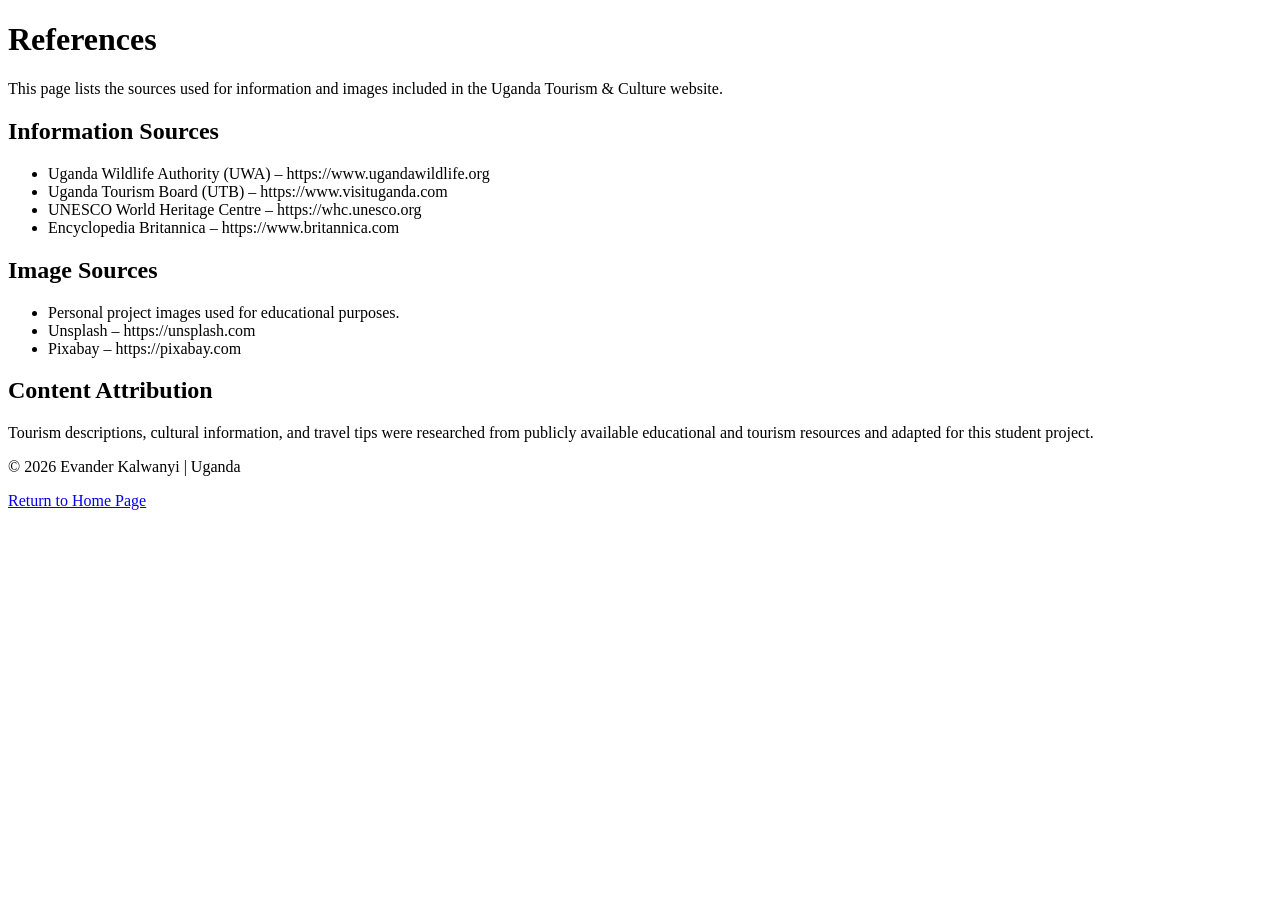
<file: project/references.html>
<!DOCTYPE html>
<html lang="en">
<head>
    <meta charset="UTF-8">
    <meta name="description" content="References and sources used for the Uganda Tourism & Culture website.">
    <meta name="viewport" content="width=device-width, initial-scale=1.0">
    <title>Uganda Tourism | References</title>
</head>

<body>

<header>
    <h1>References</h1>
</header>

<main>

    <p>
        This page lists the sources used for information and images
        included in the Uganda Tourism & Culture website.
    </p>

    <h2>Information Sources</h2>

    <ul>
        <li>
            Uganda Wildlife Authority (UWA) –
            https://www.ugandawildlife.org
        </li>

        <li>
            Uganda Tourism Board (UTB) –
            https://www.visituganda.com
        </li>

        <li>
            UNESCO World Heritage Centre –
            https://whc.unesco.org
        </li>

        <li>
            Encyclopedia Britannica –
            https://www.britannica.com
        </li>
    </ul>

    <h2>Image Sources</h2>

    <ul>
        <li>
            Personal project images used for educational purposes.
        </li>

        <li>
            Unsplash –
            https://unsplash.com
        </li>

        <li>
            Pixabay –
            https://pixabay.com
        </li>
    </ul>

    <h2>Content Attribution</h2>

    <p>
        Tourism descriptions, cultural information, and travel tips were
        researched from publicly available educational and tourism resources
        and adapted for this student project.
    </p>

</main>

<footer>
    <p>&copy; 2026 Evander Kalwanyi | Uganda</p>

    <p>
        <a href="index.html">Return to Home Page</a>
    </p>
</footer>

</body>
</html>
</file>
<file: styles/base.css>
:root {
    --primary-color: #0f4c81;
    --secondary-color: #333;
    --background-color: #f1f1f1;
}

* {
    margin: 0;
    padding: 0;
    box-sizing: border-box;
}

body {
    font-family: 'Roboto', sans-serif;
    background-color: var(--background-color);
    color: #222;
    line-height: 1.6;
}

/* HEADER */

header {
    background-color: var(--primary-color);
    color: white;
    text-align: center;
}

#course-title {
    display: block;
    padding: 1rem;
    font-size: 1.5rem;
    font-weight: bold;
}

/* NAVIGATION */

nav {
    display: flex;
    justify-content: space-around;
    align-items: center;
    background-color: #333;
    padding: 1rem;
}

nav a {
    color: white;
    text-decoration: none;
    font-weight: 500;
    transition: 0.3s;
}

nav a:hover {
    color: #ffd60a;
}

/* MAIN */

main {
    max-width: 1100px;
    margin: 2rem auto;
    padding: 1rem;

    display: grid;
    grid-template-columns: 2fr 1fr;
    gap: 1rem;
}

main h1 {
    grid-column: 1 / 3;
    text-align: center;
    font-size: 2.5rem;
    margin-bottom: 1rem;
}

/* CARDS */

.card {
    background-color: white;
    border: 1px solid #bbb;
    border-radius: 10px;
    overflow: hidden;
}

.card h2 {
    background-color: var(--primary-color);
    color: white;
    text-align: center;
    padding: 0.8rem;
    font-size: 1.2rem;
}

/* ABOUT SECTION */

.about-content {
    display: flex;
    gap: 1rem;
    padding: 1rem;
    align-items: flex-start;
}

.about-content img {
    width: 180px;
    border-radius: 5px;
}

/* COUNTRY SECTION */

.country {
    padding: 1rem;
}

.country h3 {
    text-align: center;
    margin-bottom: 1rem;
    border-bottom: 1px solid #ccc;
    padding-bottom: 0.5rem;
}

.country-content {
    display: flex;
    gap: 1rem;
    align-items: flex-start;
}

.country-content img {
    width: 150px;
    border: 1px solid #ccc;
}

.flag-text {
    font-style: italic;
    text-align: center;
    margin-top: 0.5rem;
}

/* RESOURCES */

.resources {
    padding: 2rem;
}

.resources ul {
    padding-left: 1.5rem;
}

.resources li {
    margin-bottom: 1rem;
}

/* FOOTER */

footer {
    background-color: var(--primary-color);
    color: white;
    text-align: center;
    padding: 1rem;
    margin-top: 2rem;
}

#lastModified {
    color: yellow;
    margin-top: 0.5rem;
}

/* MOBILE */

@media (max-width: 768px) {

    main {
        grid-template-columns: 1fr;
    }

    main h1 {
        grid-column: auto;
    }

    .about-content,
    .country-content {
        flex-direction: column;
        align-items: center;
        text-align: center;
    }

    nav {
        flex-direction: column;
        gap: 1rem;
    }
}
</file>
<file: project/styles/project.css>
/* ------------------------------
   Global Styles
------------------------------ */

* {
    margin: 0;
    padding: 0;
    box-sizing: border-box;
}

body {
    font-family: Arial, Helvetica, sans-serif;
    line-height: 1.7;
    background-color: #f8f9fa;
    color: #333;
}

/* ------------------------------
   Header
------------------------------ */

header {
    background-color: #006400;
    color: white;
    text-align: center;
    padding: 1rem;
}

header h1 {
    margin-bottom: 1rem;
}

/* ------------------------------
   Navigation
------------------------------ */

.navigation {
    list-style: none;
    display: flex;
    flex-direction: column;
    gap: 0.5rem;
}

.navigation a {
    color: white;
    text-decoration: none;
    font-weight: bold;
    padding: 0.5rem;
    display: block;
}

.navigation a:hover,
.navigation a.active {
    background-color: #004d00;
    border-radius: 5px;
}

/* ------------------------------
   Main Layout
------------------------------ */

main {
    max-width: 1200px;
    margin: auto;
    padding: 1rem;
}

section {
    margin-bottom: 2rem;
}

section h2 {
    color: #006400;
    margin-bottom: 1rem;
}

/* ------------------------------
   Hero Section
------------------------------ */

.hero {
    text-align: center;
}

.hero img {
    width: 100%;
    height: 400px;
    object-fit: cover;
    border-radius: 10px;
}

.hero-small {
    background-color: #e8f5e9;
    padding: 2rem;
    border-radius: 10px;
    text-align: center;
}

/* ------------------------------
   Buttons
------------------------------ */

.btn {
    display: inline-block;
    margin-top: 1rem;
    background-color: #006400;
    color: white;
    text-decoration: none;
    padding: 0.75rem 1.5rem;
    border-radius: 5px;
}

.btn:hover {
    background-color: #004d00;
}

/* ------------------------------
   Cards
------------------------------ */

.cards {
    display: grid;
    grid-template-columns: 1fr;
    gap: 1rem;
}

.card {
    background: white;
    border-radius: 10px;
    padding: 1rem;
    box-shadow: 0 2px 6px rgba(0,0,0,0.1);
    display: flex;
    flex-direction: column;
}

/* ✅ FIXED IMAGE SIZE */
.card img {
    width: 100%;
    height: 250px;
    object-fit: cover;
    border-radius: 10px;
    margin-bottom: 1rem;
}

.card h3 {
    color: #006400;
    margin-bottom: 0.5rem;
}

/* ------------------------------
   Travel Tips
------------------------------ */

.tips {
    display: grid;
    grid-template-columns: 1fr;
    gap: 1rem;
}

.tip {
    background: white;
    padding: 1rem;
    border-left: 5px solid #006400;
    border-radius: 5px;
}

/* ------------------------------
   Gallery
------------------------------ */

.gallery-grid {
    display: grid;
    grid-template-columns: 1fr;
    gap: 1rem;
}

/* ✅ FIXED GALLERY IMAGES */
.gallery-grid img {
    width: 100%;
    height: 250px;
    object-fit: cover;
    border-radius: 10px;
}

/* ------------------------------
   Forms
------------------------------ */

.form-section {
    background: white;
    padding: 1rem;
    border-radius: 10px;
}

fieldset {
    border: 1px solid #ccc;
    padding: 1rem;
    margin-bottom: 1rem;
    border-radius: 8px;
}

legend {
    font-weight: bold;
    color: #006400;
}

label {
    display: block;
    margin-top: 1rem;
    font-weight: bold;
}

input,
select,
textarea {
    width: 100%;
    padding: 0.75rem;
    margin-top: 0.3rem;
    border: 1px solid #ccc;
    border-radius: 5px;
}

button {
    cursor: pointer;
    border: none;
}

/* ------------------------------
   Visitor Counter
------------------------------ */

.visitor-section {
    text-align: center;
    background: #e8f5e9;
    padding: 1rem;
    border-radius: 10px;
}

#visits {
    font-size: 1.2rem;
    font-weight: bold;
    color: #006400;
}

/* ------------------------------
   Footer
------------------------------ */

footer {
    background-color: #222;
    color: white;
    text-align: center;
    padding: 1rem;
}

footer a {
    color: #90ee90;
    text-decoration: none;
}

footer a:hover {
    text-decoration: underline;
}

/* ------------------------------
   Responsive Design
------------------------------ */

@media screen and (min-width: 768px) {

    .navigation {
        flex-direction: row;
        justify-content: center;
    }

    .cards {
        grid-template-columns: repeat(3, 1fr);
    }

    .tips {
        grid-template-columns: repeat(3, 1fr);
    }

    .gallery-grid {
        grid-template-columns: repeat(3, 1fr);
    }
}
</file>
<file: styles/form.css>
* {
    box-sizing: border-box;
}

body {
    font-family: Arial, Helvetica, sans-serif;
    margin: 0;
    background-color: #ececec;
    color: #222;
}

header {
    background-color: #4b2e83;
    color: white;
    text-align: center;
    padding: 1rem;
}

main {
    max-width: 700px;
    margin: 1rem auto;
    padding: 0 1rem;
}

form {
    background-color: white;
    padding: 1.5rem;
    border-radius: 8px;
}

label,
legend {
    font-weight: bold;
}

label {
    display: block;
    margin-top: 1rem;
}

.required {
    color: #c00;
}

select,
input[type="date"],
input[type="text"],
textarea {
    width: 100%;
    padding: .75rem;
    margin-top: .4rem;
    border: 1px solid #ccc;
    border-radius: 4px;
}

fieldset {
    margin-top: 1rem;
    border: none;
    padding: 0;
}

.rating-row {
    display: flex;
    justify-content: space-between;
    gap: 5px;
    margin-top: .5rem;
}

.rating-row label {
    display: flex;
    flex-direction: column;
    align-items: center;
    font-weight: normal;
    font-size: .9rem;
}

.rating-row input[type="radio"] {
    margin-bottom: .3rem;
}

fieldset label {
    font-weight: normal;
}

textarea {
    resize: vertical;
}

input[type="submit"] {
    width: 100%;
    margin-top: 1.5rem;
    padding: .9rem;
    background-color: #4b2e83;
    color: white;
    border: none;
    border-radius: 4px;
    font-size: 1rem;
    cursor: pointer;
}

input[type="submit"]:hover {
    background-color: #382164;
}

footer {
    background-color: #4b2e83;
    color: white;
    text-align: center;
    padding: 1rem;
    margin-top: 2rem;
}

footer p {
    margin: .3rem 0;
}

@media (max-width: 600px) {
    .rating-row {
        gap: 2px;
    }

    .rating-row label {
        font-size: .8rem;
    }

    form {
        padding: 1rem;
    }
}
</file>
<file: styles/temples.css>
:root {
    --primary-color: #003049;
    --secondary-color: #669bbc;
    --background-color: #f4f4f4;
    --text-color: #222;
}

* {
    margin: 0;
    padding: 0;
    box-sizing: border-box;
}

body {
    font-family: Roboto, sans-serif;
    background: var(--background-color);
    color: var(--text-color);
}

/* HEADER */
header {
    background: var(--primary-color);
    color: white;
    text-align: center;
    padding: 1rem;
}

/* MENU BUTTON */
#menu {
    background: none;
    border: none;
    font-size: 2rem;
    color: white;
    cursor: pointer;
}

#menu::before {
    content: "☰";
}

#menu.open::before {
    content: "✖";
}

/* NAV */
.navigation {
    display: flex;
    flex-direction: column;
}

.navigation a {
    display: none;
    color: white;
    text-decoration: none;
    padding: 1rem;
    margin: 0.2rem 0;
    border-radius: 5px;
}

.navigation a:hover {
    background: var(--secondary-color);
}

.navigation.open a {
    display: block;
}

/* GALLERY */

#gallery{
    display: grid;
    grid-template-columns: repeat(1, 1fr);
    gap: 20px;
}

.gallery {
    display: grid;
    grid-template-columns: 1fr;
    gap: 1rem;
    padding: 1rem;
}

figure {
    background: white;
    border-radius: 10px;
    overflow: hidden;
    text-align: center;
    box-shadow: 0 2px 8px rgba(0,0,0,0.1);
}

figure img {
    width: 100%;
    height: 250px;
    object-fit: cover;
}

figcaption {
    padding: 0.8rem;
    font-weight: bold;
}

/* FOOTER */
footer {
    background: var(--primary-color);
    color: white;
    text-align: center;
    padding: 1rem;
    margin-top: 2rem;
}
</file>
<file: styles/temples-large.css>
@media (min-width: 768px) {

    #menu {
        display: none;
    }

    .navigation {
        flex-direction: row;
        justify-content: center;
    }

    .navigation a {
        display: block;
    }

    .gallery {
        grid-template-columns: repeat(3, 1fr);
    }
}
</file>
